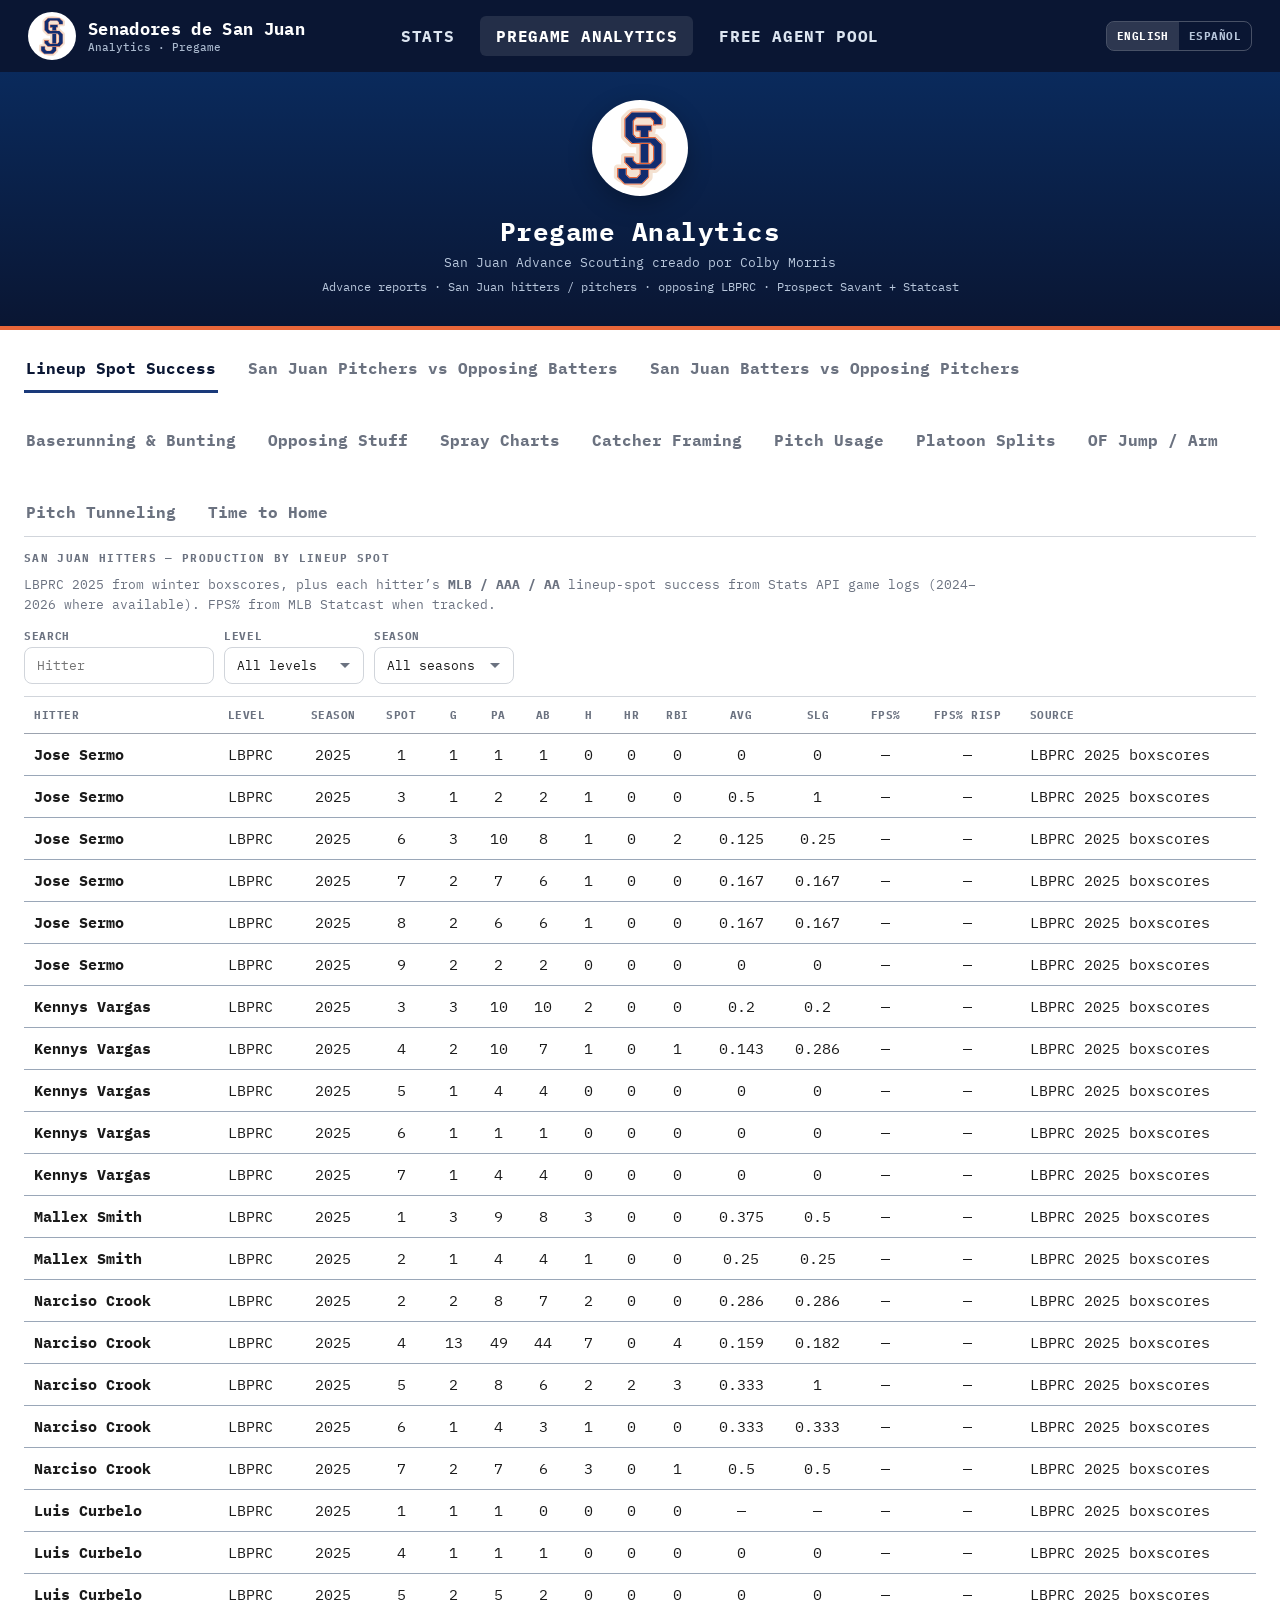
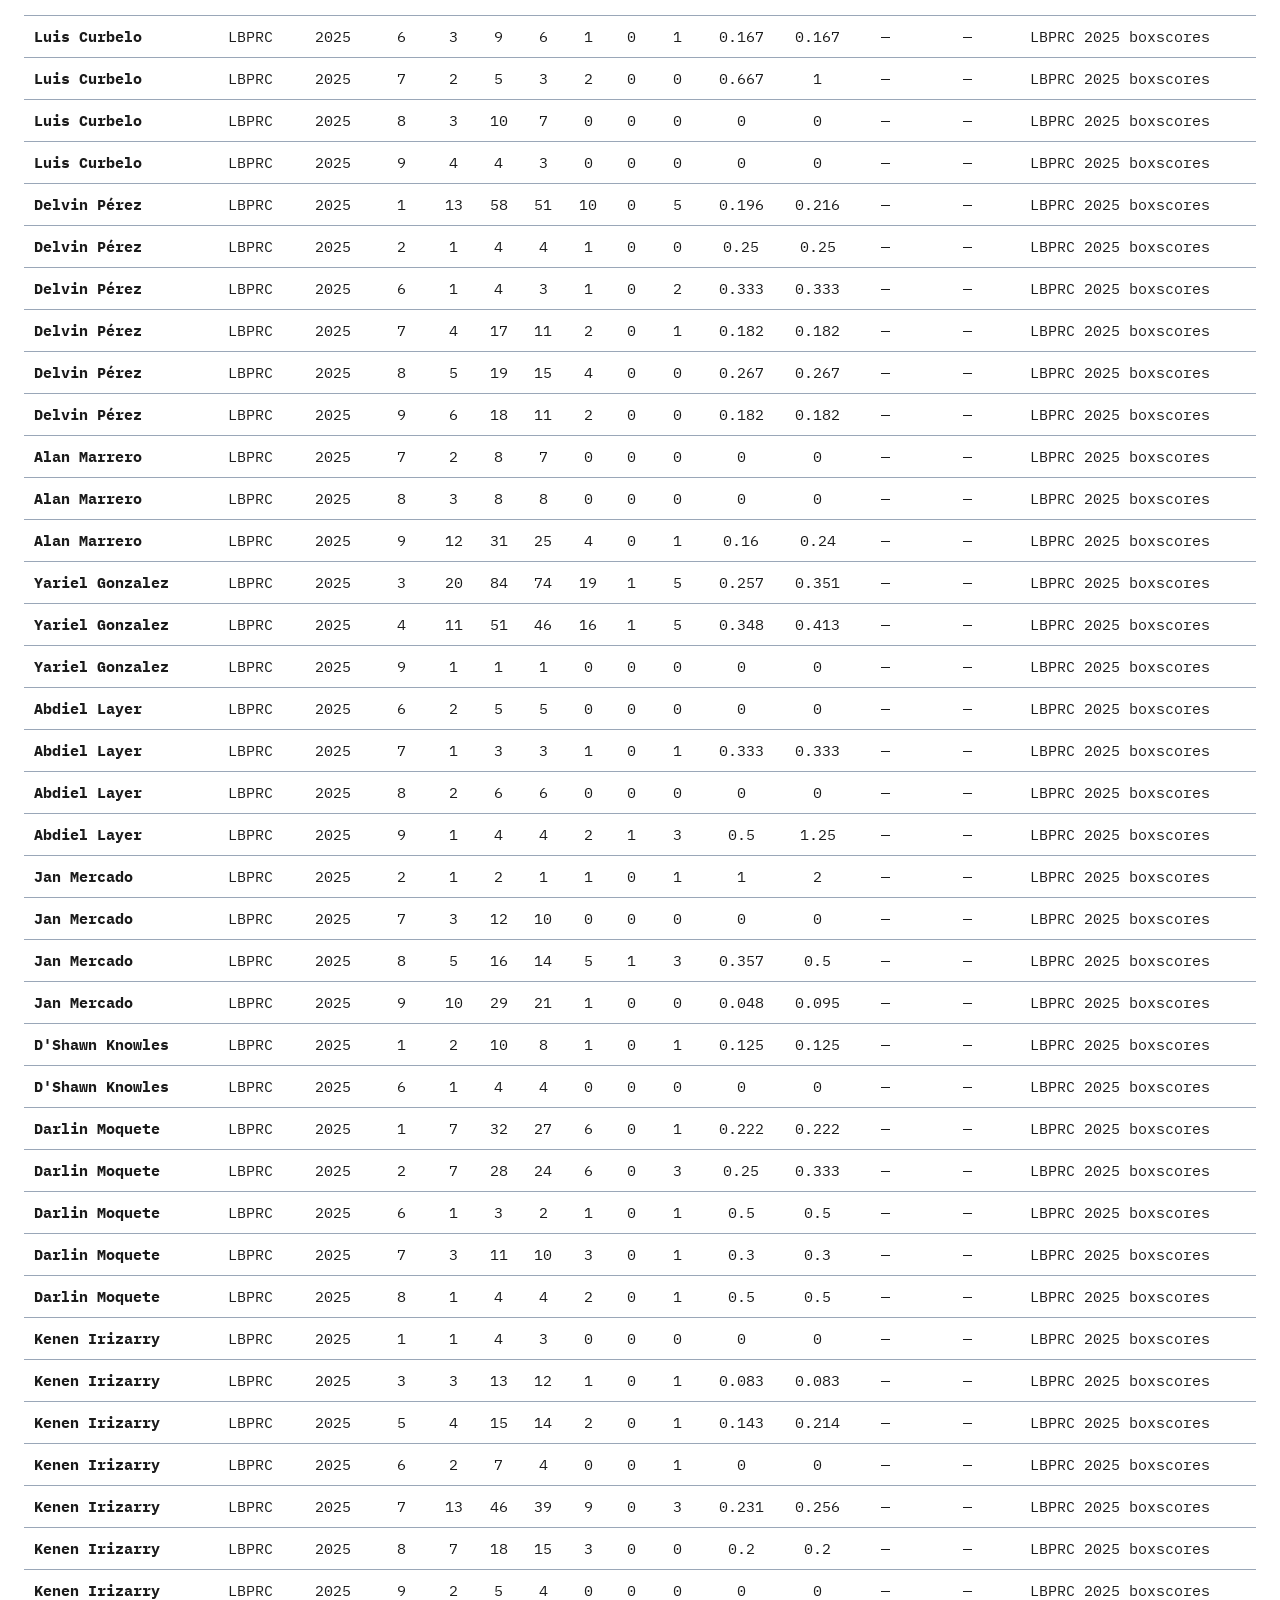
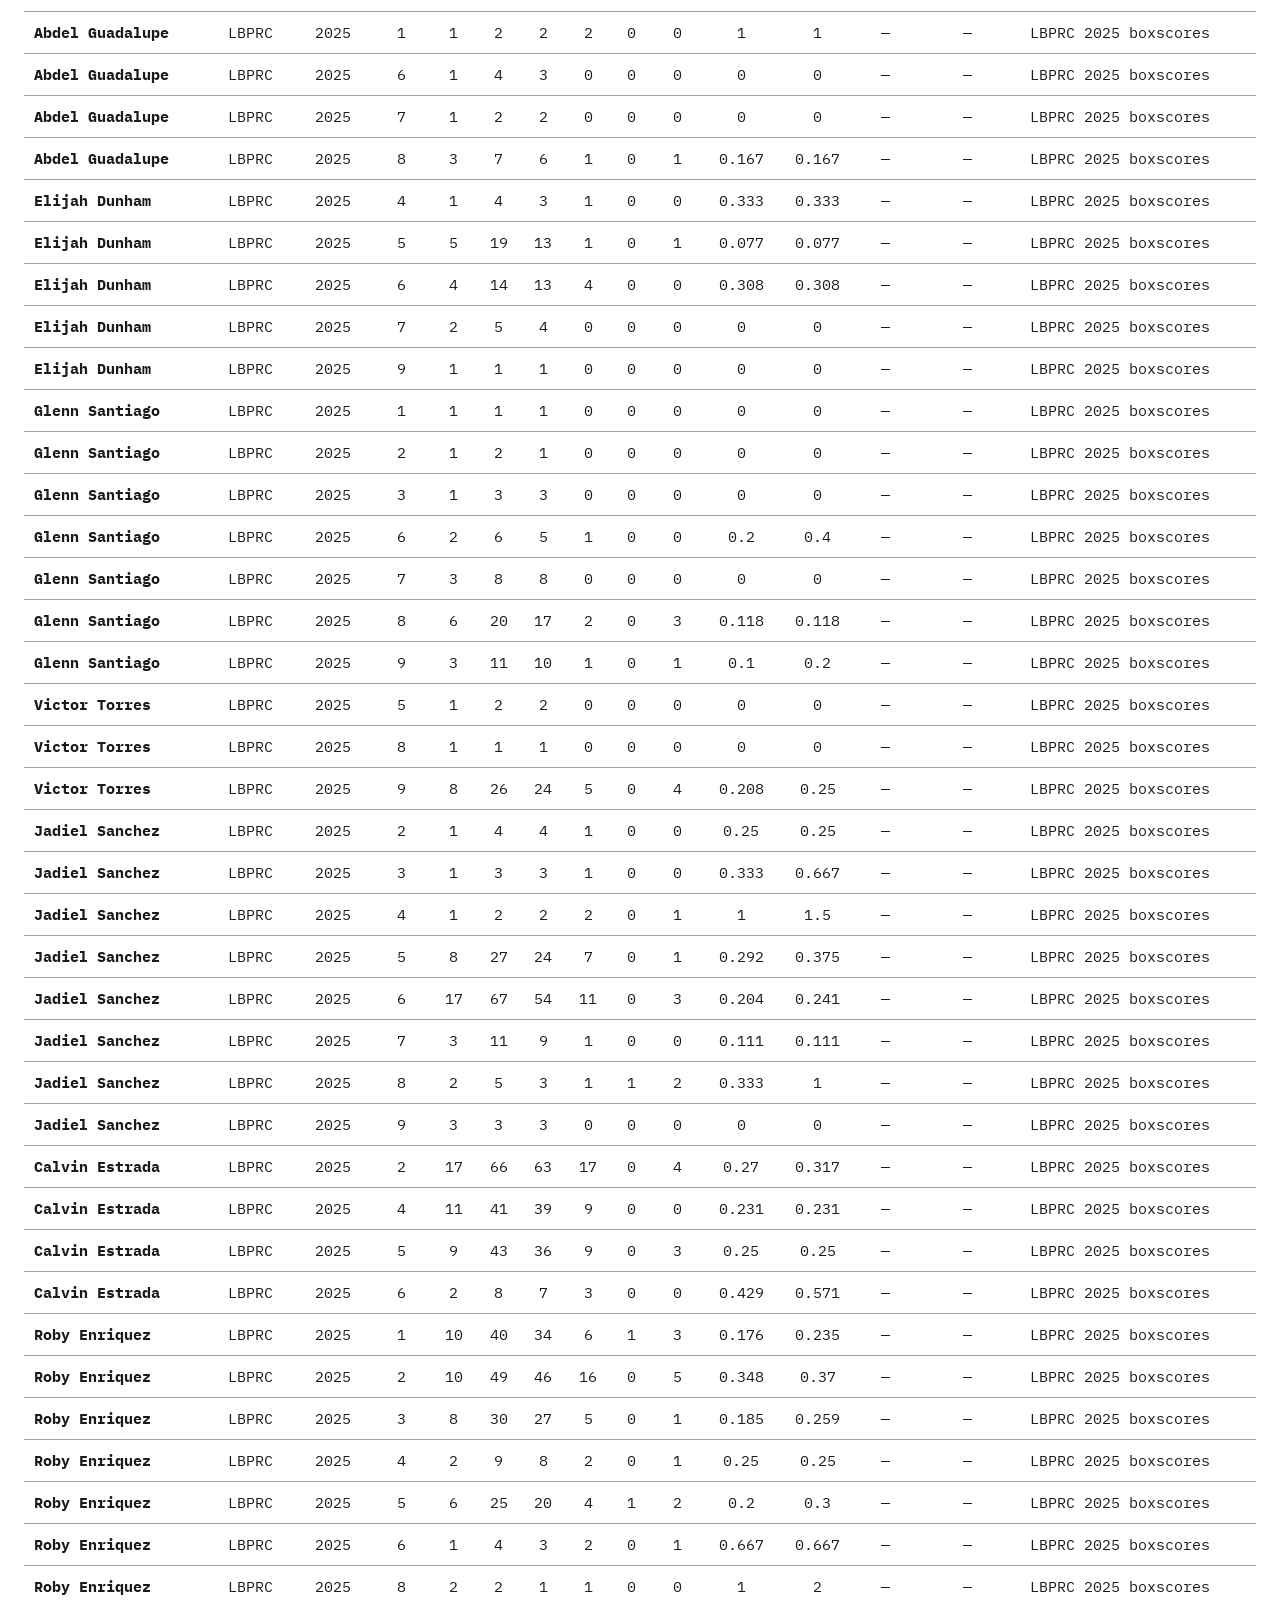
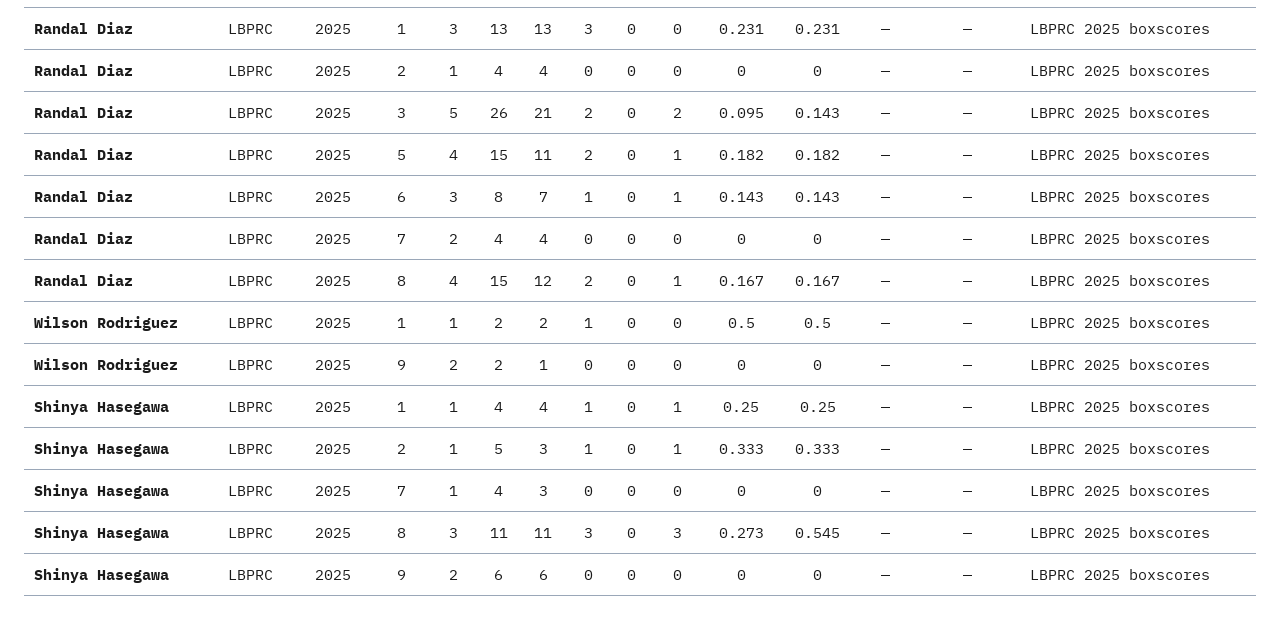
<file: pregame.html>
<!DOCTYPE html>
<html lang="en">
<head>
<meta charset="UTF-8">
<meta name="viewport" content="width=device-width, initial-scale=1.0">
<title>Pregame Analytics — Senadores de San Juan</title>
<link rel="icon" href="assets/sanjuan-logo.svg">
<link rel="preconnect" href="https://fonts.googleapis.com">
<link rel="preconnect" href="https://fonts.gstatic.com" crossorigin>
<link href="https://fonts.googleapis.com/css2?family=IBM+Plex+Mono:wght@400;500;600;700&display=swap" rel="stylesheet">
<link rel="stylesheet" href="shared.css?v=sju1">
</head>
<body>
<div class="topbar">
  <a class="brand" href="index.html">
    <img src="assets/sanjuan-logo.svg" alt="Senadores de San Juan">
    <div>
      <strong>Senadores de San Juan</strong>
      <span data-i18n="brandSubPregame">Analytics · Pregame</span>
    </div>
  </a>
  <nav class="top-links">
    <a href="index.html" data-i18n="navStats">Stats</a>
    <a class="active" href="pregame.html" data-i18n="navPregame">Pregame Analytics</a>
    <a href="free_agent_pool.html" data-i18n="navFA">Free Agent Pool</a>
  </nav>
  <div class="lang-toggle" aria-label="Language">
    <button type="button" data-lang="en" data-i18n="langEn" onclick="setLang('en')">English</button>
    <button type="button" data-lang="es" data-i18n="langEs" onclick="setLang('es')">Español</button>
  </div>
</div>

<header class="hero">
  <img src="assets/sanjuan-logo.svg" alt="Senadores de San Juan logo">
  <h1 data-i18n="heroPregame">Pregame Analytics</h1>
  <p data-i18n="tagline">San Juan Advance Scouting creado por Colby Morris</p>
  <p style="margin-top:8px;color:#b8c7dc;font-size:12px" data-i18n="heroPregameSub">Advance reports · San Juan hitters / pitchers · opposing LBPRC · Prospect Savant + Statcast</p>
</header>

<main class="page">
  <div class="tab-bar">
    <button class="tab active" data-tab="lineup" onclick="switchTab('lineup')" data-i18n="lineupTab">Lineup Spot Success</button>
    <button class="tab" data-tab="matchup" onclick="switchTab('matchup')" data-i18n="matchupTab">San Juan Pitchers vs Opposing Batters</button>
    <button class="tab" data-tab="hvp" onclick="switchTab('hvp')" data-i18n="hvpTab">San Juan Batters vs Opposing Pitchers</button>
    <button class="tab" data-tab="br" onclick="switchTab('br')" data-i18n="brTab">Baserunning &amp; Bunting</button>
    <button class="tab" data-tab="stuff" onclick="switchTab('stuff')" data-i18n="stuffTab">Opposing Stuff</button>
    <button class="tab" data-tab="spray" onclick="switchTab('spray')" data-i18n="sprayTab">Spray Charts</button>
    <button class="tab" data-tab="framing" onclick="switchTab('framing')" data-i18n="framingTab">Catcher Framing</button>
    <button class="tab" data-tab="usage" onclick="switchTab('usage')" data-i18n="usageTab">Pitch Usage</button>
    <button class="tab" data-tab="platoon" onclick="switchTab('platoon')" data-i18n="platoonTab">Platoon Splits</button>
    <button class="tab" data-tab="ofdef" onclick="switchTab('ofdef')" data-i18n="ofdefTab">OF Jump / Arm</button>
    <button class="tab" data-tab="tunnel" onclick="switchTab('tunnel')" data-i18n="tunnelTab">Pitch Tunneling</button>
    <button class="tab" data-tab="tth" onclick="switchTab('tth')" data-i18n="tthTab">Time to Home</button>
  </div>

  <div id="loading" class="loading">Loading pregame caches…</div>

  <div id="panel-lineup" class="panel active">
    <div class="section-label" data-i18n="lineupLabel">San Juan hitters — production by lineup spot</div>
    <div class="note" data-i18n-html="lineupNote">LBPRC 2025 from winter boxscores, plus each hitter’s <strong>MLB / AAA / AA</strong> lineup-spot success from Stats API game logs (2024–2026 where available). FPS% from MLB Statcast when tracked.</div>
    <div class="filters">
      <div class="filter-field"><label data-i18n="search">Search</label><input id="lineup-search" placeholder="Hitter" oninput="renderLineup()"></div>
      <div class="filter-field"><label data-i18n="level">Level</label>
        <select id="lineup-level" onchange="renderLineup()">
          <option value="all" selected>All levels</option>
          <option value="LBPRC">LBPRC</option>
          <option value="MLB">MLB</option>
          <option value="AAA">AAA</option>
          <option value="AA">AA</option>
        </select>
      </div>
      <div class="filter-field"><label data-i18n="season">Season</label>
        <select id="lineup-season" onchange="renderLineup()"><option value="all">All seasons</option></select>
      </div>
    </div>
    <div class="table-wrap">
      <table id="tbl-lineup"><thead><tr>
        <th onclick="sortTbl('tbl-lineup',0)">Hitter</th>
        <th onclick="sortTbl('tbl-lineup',1)">Level</th>
        <th class="num" onclick="sortTbl('tbl-lineup',2)">Season</th>
        <th class="num" onclick="sortTbl('tbl-lineup',3)">Spot</th>
        <th class="num" onclick="sortTbl('tbl-lineup',4)">G</th>
        <th class="num" onclick="sortTbl('tbl-lineup',5)">PA</th>
        <th class="num" onclick="sortTbl('tbl-lineup',6)">AB</th>
        <th class="num" onclick="sortTbl('tbl-lineup',7)">H</th>
        <th class="num" onclick="sortTbl('tbl-lineup',8)">HR</th>
        <th class="num" onclick="sortTbl('tbl-lineup',9)">RBI</th>
        <th class="num" onclick="sortTbl('tbl-lineup',10)">AVG</th>
        <th class="num" onclick="sortTbl('tbl-lineup',11)">SLG</th>
        <th class="num" onclick="sortTbl('tbl-lineup',12)">FPS%</th>
        <th class="num" onclick="sortTbl('tbl-lineup',13)">FPS% RISP</th>
        <th onclick="sortTbl('tbl-lineup',14)">Source</th>
      </tr></thead><tbody></tbody></table>
    </div>
  </div>

  <div id="panel-matchup" class="panel">
    <div class="section-label" data-i18n="matchupLabel">San Juan pitchers vs opposing LBPRC hitters</div>
    <div class="note" data-i18n-html="matchupNote">Built from LBPRC 2025 live play-by-play. Filter by opposing hitter’s LBPRC team. FPS% / FPS% RISP from MLB Statcast on the hitter (red = above pool avg, blue = below).</div>
    <div class="filters">
      <div class="filter-field"><label data-i18n="search">Search</label><input id="match-search" placeholder="Pitcher or hitter" oninput="renderMatchup()"></div>
      <div class="filter-field"><label data-i18n="lbprcTeam">LBPRC Team</label>
        <select id="match-team" onchange="renderMatchup()">
          <option value="all">All Teams</option>
          <option value="SAN">Cangrejeros de Santurce</option>
          <option value="CAG">Criollos de Caguas</option>
          <option value="CAR">Gigantes de Carolina</option>
          <option value="MAY">Indios de Mayagüez</option>
          <option value="PON">Leones de Ponce</option>
</select>
      </div>
      <div class="filter-field"><label data-i18n="minPA">Min PA</label>
        <select id="match-minpa" onchange="renderMatchup()">
          <option value="3">Min 3 PA</option>
          <option value="1">Min 1 PA</option>
          <option value="5">Min 5 PA</option>
        </select>
      </div>
    </div>
    <div class="table-wrap">
      <table id="tbl-match"><thead><tr>
        <th onclick="sortTbl('tbl-match',0)">Pitcher</th>
        <th onclick="sortTbl('tbl-match',1)">Hitter</th>
        <th onclick="sortTbl('tbl-match',2)">Team</th>
        <th class="num" onclick="sortTbl('tbl-match',3)">PA</th>
        <th class="num" onclick="sortTbl('tbl-match',4)">AB</th>
        <th class="num" onclick="sortTbl('tbl-match',5)">H</th>
        <th class="num" onclick="sortTbl('tbl-match',6)">HR</th>
        <th class="num" onclick="sortTbl('tbl-match',7)">BB</th>
        <th class="num" onclick="sortTbl('tbl-match',8)">SO</th>
        <th class="num" onclick="sortTbl('tbl-match',9)">AVG</th>
        <th class="num" onclick="sortTbl('tbl-match',10)">SLG</th>
        <th class="num" onclick="sortTbl('tbl-match',11)">FPS%</th>
        <th class="num" onclick="sortTbl('tbl-match',12)">FPS% RISP</th>
      </tr></thead><tbody></tbody></table>
    </div>
  </div>

  <div id="panel-hvp" class="panel">
    <div class="section-label" data-i18n="hvpLabel">San Juan hitters vs opposing LBPRC pitchers</div>
    <div class="note" data-i18n-html="hvpNote">Built from LBPRC 2025 live play-by-play. Filter by opposing pitcher’s LBPRC team. FPS% / FPS% RISP from MLB Statcast on the San Juan hitter (red = above pool avg, blue = below).</div>
    <div class="filters">
      <div class="filter-field"><label data-i18n="search">Search</label><input id="hvp-search" placeholder="Hitter or pitcher" oninput="renderHvp()"></div>
      <div class="filter-field"><label data-i18n="lbprcTeam">LBPRC Team</label>
        <select id="hvp-team" onchange="renderHvp()">
          <option value="all">All Teams</option>
          <option value="SAN">Cangrejeros de Santurce</option>
          <option value="CAG">Criollos de Caguas</option>
          <option value="CAR">Gigantes de Carolina</option>
          <option value="MAY">Indios de Mayagüez</option>
          <option value="PON">Leones de Ponce</option>
</select>
      </div>
      <div class="filter-field"><label data-i18n="minPA">Min PA</label>
        <select id="hvp-minpa" onchange="renderHvp()">
          <option value="3">Min 3 PA</option>
          <option value="1">Min 1 PA</option>
          <option value="5">Min 5 PA</option>
        </select>
      </div>
    </div>
    <div class="table-wrap">
      <table id="tbl-hvp"><thead><tr>
        <th onclick="sortTbl('tbl-hvp',0)">Hitter</th>
        <th onclick="sortTbl('tbl-hvp',1)">Pitcher</th>
        <th onclick="sortTbl('tbl-hvp',2)">Team</th>
        <th class="num" onclick="sortTbl('tbl-hvp',3)">PA</th>
        <th class="num" onclick="sortTbl('tbl-hvp',4)">AB</th>
        <th class="num" onclick="sortTbl('tbl-hvp',5)">H</th>
        <th class="num" onclick="sortTbl('tbl-hvp',6)">HR</th>
        <th class="num" onclick="sortTbl('tbl-hvp',7)">BB</th>
        <th class="num" onclick="sortTbl('tbl-hvp',8)">SO</th>
        <th class="num" onclick="sortTbl('tbl-hvp',9)">AVG</th>
        <th class="num" onclick="sortTbl('tbl-hvp',10)">SLG</th>
        <th class="num" onclick="sortTbl('tbl-hvp',11)">FPS%</th>
        <th class="num" onclick="sortTbl('tbl-hvp',12)">FPS% RISP</th>
      </tr></thead><tbody></tbody></table>
    </div>
  </div>

  <div id="panel-br" class="panel">
    <div class="section-label" data-i18n="brLabel">LBPRC hitters — baserunning &amp; bunting</div>
    <div class="note" data-i18n="brNote">Season SB/CS/sac bunts from MLB winter stats. Low-PA hitters may show Prospect Savant AAA fallback rates when available.</div>
    <div class="filters">
      <div class="filter-field"><label data-i18n="search">Search</label><input id="br-search" placeholder="Hitter / team" oninput="renderBR()"></div>
      <div class="filter-field"><label data-i18n="lbprcTeam">LBPRC Team</label>
        <select id="br-team" onchange="renderBR()">
          <option value="all">All Teams</option>
          <option value="SJU">Senadores de San Juan</option>
          <option value="SAN">Cangrejeros de Santurce</option>
          <option value="CAG">Criollos de Caguas</option>
          <option value="CAR">Gigantes de Carolina</option>
          <option value="MAY">Indios de Mayagüez</option>
          <option value="PON">Leones de Ponce</option>
</select>
      </div>
    </div>
    <div class="table-wrap">
      <table id="tbl-br"><thead><tr>
        <th onclick="sortTbl('tbl-br',0)">Hitter</th>
        <th onclick="sortTbl('tbl-br',1)">Team</th>
        <th class="num" onclick="sortTbl('tbl-br',2)">PA</th>
        <th class="num" onclick="sortTbl('tbl-br',3)">SB</th>
        <th class="num" onclick="sortTbl('tbl-br',4)">CS</th>
        <th class="num" onclick="sortTbl('tbl-br',5)">SB%</th>
        <th class="num" onclick="sortTbl('tbl-br',6)">Sac</th>
        <th class="num" onclick="sortTbl('tbl-br',7)">Sac/PA</th>
        <th onclick="sortTbl('tbl-br',8)">AAA fallback</th>
      </tr></thead><tbody></tbody></table>
    </div>
  </div>

  <div id="panel-stuff" class="panel">
    <div class="section-label" data-i18n="stuffLabel">Advance scouting — opposing pitcher Stuff+</div>
    <div class="note" data-i18n="stuffNote">AAA / MiLB tracking via Prospect Savant. MLB arms use PS when tracked; otherwise marked for Statcast stuff index.</div>
    <div class="legend-row" data-i18n-html="colorKeyGreenBlue">
      <span class="swatch"><span class="txt-good">● High</span> above avg / Stuff+ ≥ 105</span>
      <span class="swatch"><span class="txt-low">● Low</span> below avg / Stuff+ ≤ 90</span>
    </div>
    <div class="filters">
      <div class="filter-field"><label data-i18n="search">Search</label><input id="stuff-search" placeholder="Pitcher / team" oninput="renderStuff()"></div>
      <div class="filter-field"><label data-i18n="lbprcTeam">LBPRC Team</label>
        <select id="stuff-team" onchange="renderStuff()">
          <option value="all">All Teams</option>
        </select>
      </div>
    </div>
    <div class="table-wrap">
      <table id="tbl-stuff"><thead><tr>
        <th onclick="sortTbl('tbl-stuff',0)">Pitcher</th>
        <th onclick="sortTbl('tbl-stuff',1)">Team</th>
        <th class="num" onclick="sortTbl('tbl-stuff',2)">Stuff+</th>
        <th class="num" onclick="sortTbl('tbl-stuff',3)">Pitches</th>
        <th onclick="sortTbl('tbl-stuff',4)">Level</th>
        <th onclick="sortTbl('tbl-stuff',5)">Source</th>
        <th>Arsenal</th>
      </tr></thead><tbody></tbody></table>
    </div>
  </div>

  <div id="panel-spray" class="panel">
    <div class="section-label" data-i18n="sprayLabel">Spray charts — nobody on · RISP · 2 strikes</div>
    <div class="warn-box" id="spray-note">Loading spray availability note…</div>
    <div class="filters">
      <div class="filter-field"><label data-i18n="lbprcTeam">LBPRC Team</label>
        <select id="spray-team" onchange="onSprayTeamChange()">
          <option value="all">All Teams</option>
          <option value="SJU">Senadores de San Juan</option>
          <option value="SAN">Cangrejeros de Santurce</option>
          <option value="CAG">Criollos de Caguas</option>
          <option value="CAR">Gigantes de Carolina</option>
          <option value="MAY">Indios de Mayagüez</option>
          <option value="PON">Leones de Ponce</option>
</select>
      </div>
      <div class="filter-field"><label data-i18n="player">Player</label><select id="spray-player" onchange="renderSpray()"></select></div>
      <div class="filter-field"><label data-i18n="split">Split</label>
        <select id="spray-split" onchange="renderSpray()">
          <option value="nobody_on">Nobody on</option>
          <option value="risp">RISP</option>
          <option value="two_strikes">2 strikes</option>
        </select>
      </div>
    </div>
    <div id="spray-hit-legend" class="spray-hit-legend"></div>
    <div id="spray-mlb" class="spray-grid"></div>
    <div class="section-label" style="margin-top:20px" data-i18n="aaaProxyLabel">AAA directional proxy</div>
    <div class="legend-row" data-i18n-html="colorKeyGreenBlue">
      <span class="swatch"><span class="txt-good">● High</span> above pool avg</span>
      <span class="swatch"><span class="txt-low">● Low</span> below pool avg</span>
    </div>
    <div class="table-wrap">
      <table id="tbl-aaa-proxy"><thead><tr>
        <th>Hitter</th><th>Team</th><th>Level</th>
        <th class="num">Pull</th><th class="num">Pull Air</th><th class="num">Oppo Air</th><th>Note</th>
      </tr></thead><tbody></tbody></table>
    </div>
  </div>

  <div id="panel-framing" class="panel">
    <div class="coming-soon">
      <h3 data-i18n="framingTitle">Catcher framing / pop time</h3>
      <p data-i18n="framingBody">Opposing catchers: framing runs, exchange, CS% vs San Juan runners. Useful for SB green lights.</p>
      <div class="tagline-note" data-i18n="cachePending">Cache not built yet — tab is live so we can drop data in without another layout pass.</div>
    </div>
  </div>
  <div id="panel-usage" class="panel">
    <div class="section-label" data-i18n="usageLabel">Opposing pitchers — pitch usage</div>
    <div class="note" data-i18n="usageNote">KNCT-style arsenal movement. Pitcher perspective: RHP arm-side HB +, glove − (inverse for LHP). Hitter perspective = invert HB.</div>
    <div class="pov-bar" data-pov-bar>
      <strong data-i18n="povLabel">Perspective</strong>
      <div class="pov-toggle" role="group" aria-label="Movement perspective">
        <button type="button" data-pov="pitcher" onclick="setMovementPov('pitcher')">Pitcher perspective</button>
        <button type="button" data-pov="hitter" onclick="setMovementPov('hitter')">Hitter perspective (invert HB)</button>
      </div>
      <div class="pov-hint" id="usage-pov-hint"></div>
    </div>
    <div class="filters">
      <div class="filter-field"><label data-i18n="search">Search</label><input id="usage-search" placeholder="Pitcher / team" oninput="fillArsenalSelects('usage')"></div>
      <div class="filter-field"><label data-i18n="lbprcTeam">LBPRC Team</label>
        <select id="usage-team" onchange="fillArsenalSelects('usage')">
          <option value="all">All Teams</option>
        </select>
      </div>
      <div class="filter-field"><label data-i18n="player">Pitcher</label><select id="usage-player" onchange="renderUsage()"></select></div>
    </div>
    <div id="usage-view"></div>
  </div>
  <div id="panel-platoon" class="panel">
    <div class="section-label" data-i18n="platoonLabel">Opposing pitchers — platoon shape</div>
    <div class="note" data-i18n="platoonNote">Arsenal IVB/HB vs RHB and vs LHB from MLB Statcast when tracked. Perspective toggles Pitcher vs Hitter (HB inverted).</div>
    <div class="pov-bar" data-pov-bar>
      <strong data-i18n="povLabel">Perspective</strong>
      <div class="pov-toggle" role="group" aria-label="Movement perspective">
        <button type="button" data-pov="pitcher" onclick="setMovementPov('pitcher')">Pitcher perspective</button>
        <button type="button" data-pov="hitter" onclick="setMovementPov('hitter')">Hitter perspective (invert HB)</button>
      </div>
      <div class="pov-hint" id="platoon-pov-hint"></div>
    </div>
    <div class="filters">
      <div class="filter-field"><label data-i18n="search">Search</label><input id="platoon-search" placeholder="Pitcher / team" oninput="fillArsenalSelects('platoon')"></div>
      <div class="filter-field"><label data-i18n="lbprcTeam">LBPRC Team</label>
        <select id="platoon-team" onchange="fillArsenalSelects('platoon')">
          <option value="all">All Teams</option>
        </select>
      </div>
      <div class="filter-field"><label data-i18n="player">Pitcher</label><select id="platoon-player" onchange="renderPlatoon()"></select></div>
    </div>
    <div id="platoon-view"></div>
  </div>
  <div id="panel-ofdef" class="panel">
    <div class="needs-video">
      <h3 data-i18n="ofdefTitle">Outfield jump / arm grades</h3>
      <p data-i18n="ofdefBody">Advance OF defense: jump, route, arm strength for extra-base decisions.</p>
      <div class="tagline-note" data-i18n="needsVideo">Needs to be built with video from BATS / Synergy.</div>
    </div>
  </div>
  <div id="panel-tunnel" class="panel">
    <div class="section-label" data-i18n="tunnelLabel">Opposing pitchers — pitch tunneling / shape</div>
    <div class="note" data-i18n="tunnelNote">Tunnel rays on the arsenal plot. Pitcher perspective: RHP arm-side HB +, glove − (inverse for LHP). Hitter = invert HB.</div>
    <div class="pov-bar" data-pov-bar>
      <strong data-i18n="povLabel">Perspective</strong>
      <div class="pov-toggle" role="group" aria-label="Movement perspective">
        <button type="button" data-pov="pitcher" onclick="setMovementPov('pitcher')">Pitcher perspective</button>
        <button type="button" data-pov="hitter" onclick="setMovementPov('hitter')">Hitter perspective (invert HB)</button>
      </div>
      <div class="pov-hint" id="tunnel-pov-hint"></div>
    </div>
    <div class="filters">
      <div class="filter-field"><label data-i18n="search">Search</label><input id="tunnel-search" placeholder="Pitcher / team" oninput="fillArsenalSelects('tunnel')"></div>
      <div class="filter-field"><label data-i18n="lbprcTeam">LBPRC Team</label>
        <select id="tunnel-team" onchange="fillArsenalSelects('tunnel')">
          <option value="all">All Teams</option>
        </select>
      </div>
      <div class="filter-field"><label data-i18n="player">Pitcher</label><select id="tunnel-player" onchange="renderTunnel()"></select></div>
    </div>
    <div id="tunnel-view"></div>
  </div>
  <div id="panel-tth" class="panel">
    <div class="needs-video">
      <h3 data-i18n="tthTitle">Time to home / WP/PB</h3>
      <p data-i18n="tthBody">Stolen base windows vs catcher + pitcher — time-to-home, wild pitch / passed ball rates.</p>
      <div class="tagline-note" data-i18n="needsVideo">Needs to be built with video from BATS / Synergy.</div>
    </div>
  </div>
</main>
<script src="i18n.js?v=sju1"></script>
<script>
let CACHE = {}, FPS = {}, sortState = {}, FPS_AVG = { fps: 0.28, fpsRisp: 0.28 };
const pct = v => v == null ? '—' : (v*100).toFixed(1)+'%';
const ASSET_V = 'sju4';

function fpsFor(pid) {
  const row = FPS[String(pid)];
  if (!row?.seasons) return { fps: null, fpsRisp: null };
  for (const y of ['2025','2026']) {
    if (row.seasons[y]?.fps_pct != null) {
      return { fps: row.seasons[y].fps_pct, fpsRisp: row.seasons[y].fps_risp_pct };
    }
  }
  return { fps: null, fpsRisp: null };
}
function computeFpsAvgs() {
  const fpsVals = [], rispVals = [];
  Object.values(FPS || {}).forEach(row => {
    const seasons = row.seasons || {};
    for (const y of ['2025','2026']) {
      if (seasons[y]?.fps_pct != null) fpsVals.push(seasons[y].fps_pct);
      if (seasons[y]?.fps_risp_pct != null) rispVals.push(seasons[y].fps_risp_pct);
    }
  });
  if (fpsVals.length) FPS_AVG.fps = fpsVals.reduce((a,b)=>a+b,0) / fpsVals.length;
  if (rispVals.length) FPS_AVG.fpsRisp = rispVals.reduce((a,b)=>a+b,0) / rispVals.length;
}
/** High = red, low = blue (vs pool/normal avg) */
function fpsClass(val, avg) {
  if (val == null || avg == null) return '';
  if (val > avg) return 'high';
  if (val < avg) return 'low';
  return '';
}
/** Above avg = green, below = blue */
function relClass(val, avg) {
  if (val == null || avg == null) return '';
  if (val > avg) return 'good';
  if (val < avg) return 'low';
  return '';
}
function stuffClass(v) {
  if (v == null) return '';
  if (v >= 105) return 'good';
  if (v <= 90) return 'low';
  return '';
}
function switchTab(name){
  document.querySelectorAll('.tab').forEach(t=>t.classList.toggle('active', t.dataset.tab===name));
  document.querySelectorAll('.panel').forEach(p=>p.classList.toggle('active', p.id===`panel-${name}`));
  if(name==='spray') renderSpray();
  if(name==='usage') renderUsage();
  if(name==='platoon') renderPlatoon();
  if(name==='tunnel') renderTunnel();
}

const PITCH_COLORS = {
  FF:'#e11d48', FA:'#e11d48', SI:'#f97316', FT:'#ea580c', FC:'#a855f7',
  SL:'#2563eb', ST:'#1d4ed8', CU:'#0ea5e9', KC:'#0284c7', CH:'#16a34a',
  FS:'#15803d', FO:'#65a30d', SC:'#ca8a04', KN:'#78716c', EP:'#a8a29e',
  SV:'#7c3aed', CS:'#0891b2'
};

function arsenalPitchers() {
  return (CACHE.arsenals && CACHE.arsenals.pitchers) || [];
}
function filterArsenalList(q, team) {
  const qq = (q||'').toLowerCase();
  return arsenalPitchers().filter(r=>{
    if(team && team!=='all' && r.team!==team) return false;
    if(qq && !`${r.name} ${r.team}`.toLowerCase().includes(qq)) return false;
    return (r.arsenal||[]).length > 0;
  });
}
function fillArsenalTeamSelects() {
  const teams=[...new Set(arsenalPitchers().map(r=>r.team).filter(Boolean))].sort();
  ['usage-team','platoon-team','tunnel-team'].forEach(id=>{
    const sel=document.getElementById(id);
    if(!sel) return;
    const cur=sel.value||'all';
    sel.innerHTML = '<option value="all">All Teams</option>' + teams.map(t=>`<option value="${t}">${t}</option>`).join('');
    sel.value = teams.includes(cur) || cur==='all' ? cur : 'all';
  });
}
function fillArsenalSelects(kind) {
  const configs={
    usage:['usage-search','usage-team','usage-player', renderUsage],
    platoon:['platoon-search','platoon-team','platoon-player', renderPlatoon],
    tunnel:['tunnel-search','tunnel-team','tunnel-player', renderTunnel],
  };
  const keys = kind ? [kind] : Object.keys(configs);
  keys.forEach(k=>{
    const [searchId, teamId, playerId, renderFn]=configs[k];
    const q=document.getElementById(searchId)?.value||'';
    const team=document.getElementById(teamId)?.value||'all';
    const sel=document.getElementById(playerId);
    if(!sel) return;
    const prev=sel.value;
    const rows=filterArsenalList(q, team);
    sel.innerHTML = rows.map(r=>`<option value="${r.player_id}">${r.name}${r.throws?' ('+r.throws+'HP)':''} · ${r.team||''}</option>`).join('')
      || '<option value="">—</option>';
    if([...sel.options].some(o=>o.value===prev)) sel.value=prev;
    renderFn();
  });
}
function getArsenalPitcher(selId) {
  const id=Number(document.getElementById(selId)?.value||0);
  return arsenalPitchers().find(r=>Number(r.player_id)===id) || null;
}
/** Pitcher-view HB number: RHP arm-side +, glove − (inverse for LHP). */
let MOVEMENT_POV = localStorage.getItem('licey_movement_pov') === 'hitter' ? 'hitter' : 'pitcher';
function syncPovSelects() {
  document.querySelectorAll('.pov-toggle button[data-pov]').forEach(btn=>{
    btn.classList.toggle('active', btn.dataset.pov === MOVEMENT_POV);
    const key = btn.dataset.pov === 'hitter' ? 'povHitter' : 'povPitcher';
    if (typeof t === 'function') btn.textContent = t(key);
  });
  const hint = MOVEMENT_POV === 'hitter'
    ? 'Active: Hitter POV — HB inverted; RHP arm-side appears viewer-left.'
    : 'Active: Pitcher POV — RHP arm-side HB + (viewer-right); glove − (inverse for LHP).';
  ['usage-pov-hint','platoon-pov-hint','tunnel-pov-hint'].forEach(id=>{
    const el=document.getElementById(id);
    if(el) el.textContent = hint;
  });
}
function setMovementPov(v) {
  MOVEMENT_POV = v === 'hitter' ? 'hitter' : 'pitcher';
  localStorage.setItem('licey_movement_pov', MOVEMENT_POV);
  syncPovSelects();
  renderUsage(); renderPlatoon(); renderTunnel();
}
function pitcherHb(p) {
  if (p.hb_pitcher != null && Number.isFinite(Number(p.hb_pitcher))) return Number(p.hb_pitcher);
  if (p.hb_hitter != null && Number.isFinite(Number(p.hb_hitter))) return -Number(p.hb_hitter);
  return null;
}
/** Signed HB for tables/labels in the active POV. */
function hbForPov(p, view=MOVEMENT_POV) {
  const hb = pitcherHb(p);
  if (hb == null) return null;
  return view === 'hitter' ? -hb : hb;
}
/**
 * Plot X placement (KNCT-style): positive pitcher-HB (RHP arm-side) sits viewer-RIGHT.
 * Plot uses negated pitcher-HB; hitter POV flips that.
 */
function plotHb(p, view=MOVEMENT_POV) {
  const hb = pitcherHb(p);
  if (hb == null) return null;
  return view === 'pitcher' ? -hb : hb;
}
function povLabel() {
  if (typeof t === 'function') {
    return MOVEMENT_POV === 'hitter' ? t('povHitter') : t('povPitcher');
  }
  return MOVEMENT_POV === 'hitter'
    ? 'Hitter perspective (invert HB)'
    : 'Pitcher perspective';
}
function movementSvg(pitches, {tunnel=false, view=MOVEMENT_POV}={}) {
  const pts=(pitches||[]).map(p=>{
    const place=plotHb(p, view);
    const label=hbForPov(p, view);
    if(place==null || p.ivb==null) return null;
    return { type:p.type, x:place, z:Number(p.ivb), color:PITCH_COLORS[p.type]||'#94a3b8', hb:label };
  }).filter(Boolean);
  const W=320,H=340,P=28,pW=W-P*2,pH=H-P*2-16,R=22;
  const cx=v=>P+((-v+R)/(R*2))*pW;
  const cy=v=>P+((-v+R)/(R*2))*pH;
  const axis = view === 'hitter' ? 'HB hitter POV (in) →' : 'HB pitcher POV (in) →';
  let s=`<svg class="plot" viewBox="0 0 ${W} ${H}" xmlns="http://www.w3.org/2000/svg">`;
  s+=`<rect width="${W}" height="${H}" fill="#14141f" rx="6"/>`;
  s+=`<text x="${W/2}" y="16" text-anchor="middle" font-size="10" fill="#f8fafc" font-family="IBM Plex Mono,monospace" font-weight="700">${view === 'hitter' ? 'HITTER POV' : 'PITCHER POV'}</text>`;
  for(let v=-20;v<=20;v+=5){
    const lx=cx(v), ly=cy(v), c=v===0?'#3a3a5c':'#1c1c2c', w=v===0?1:0.5;
    s+=`<line x1="${lx}" y1="${P}" x2="${lx}" y2="${P+pH}" stroke="${c}" stroke-width="${w}"/>`;
    s+=`<line x1="${P}" y1="${ly}" x2="${P+pW}" y2="${ly}" stroke="${c}" stroke-width="${w}"/>`;
    // Axis tick labels follow POV-signed HB (pitcher: arm-side + on viewer-right)
    const tickLabel = view === 'pitcher' ? -v : v;
    s+=`<text x="${lx}" y="${P+pH+12}" text-anchor="middle" font-size="7.5" fill="#94a3b8" font-family="IBM Plex Mono,monospace">${tickLabel}</text>`;
    s+=`<text x="${P-5}" y="${ly+3}" text-anchor="end" font-size="7.5" fill="#94a3b8" font-family="IBM Plex Mono,monospace">${v}</text>`;
  }
  if(tunnel){
    pts.forEach(p=>{
      s+=`<line x1="${cx(0)}" y1="${cy(0)}" x2="${cx(p.x)}" y2="${cy(p.z)}" stroke="${p.color}" stroke-width="1.2" opacity=".45"/>`;
    });
  }
  pts.forEach(p=>{
    const px=cx(p.x), pz=cy(p.z);
    const anc=p.x<0?'start':'end';
    const lx2=px+(p.x<0?10:-10);
    s+=`<circle cx="${px}" cy="${pz}" r="7" fill="${p.color}" opacity=".92" stroke="#0f172a" stroke-width="1.5"/>`;
    s+=`<text x="${lx2}" y="${pz+3}" font-size="8.5" fill="${p.color}" font-family="IBM Plex Mono,monospace" font-weight="700" text-anchor="${anc}">${p.type} ${p.hb>=0?'+':''}${p.hb.toFixed(1)}</text>`;
  });
  s+=`<text x="${P+pW/2}" y="${H-6}" text-anchor="middle" font-size="7" fill="#64748b" font-family="IBM Plex Mono,monospace">${axis}</text>`;
  s+=`<text x="9" y="${P+pH/2}" text-anchor="middle" font-size="7" fill="#64748b" font-family="IBM Plex Mono,monospace" transform="rotate(-90 9 ${P+pH/2})">↑ IVB (in)</text>`;
  return s+'</svg>';
}
function usagePieSvg(slices) {
  const cleaned=(slices||[]).map(s=>({pitch:s.type||s.pitch, value:Number(s.usage)||0, color:PITCH_COLORS[s.type||s.pitch]||'#94a3b8'}))
    .filter(s=>s.value>0);
  let total=cleaned.reduce((a,b)=>a+b.value,0) || 1;
  const r=28,cx=32,cy=32; let angle=-Math.PI/2;
  let svg='<svg width="64" height="64" viewBox="0 0 64 64">';
  cleaned.forEach(s=>{
    const frac=s.value/total, sweep=frac*Math.PI*2;
    const x1=cx+r*Math.cos(angle), y1=cy+r*Math.sin(angle);
    angle+=sweep;
    const x2=cx+r*Math.cos(angle), y2=cy+r*Math.sin(angle);
    const large=sweep>Math.PI?1:0;
    svg+=`<path d="M${cx} ${cy} L${x1} ${y1} A${r} ${r} 0 ${large} 1 ${x2} ${y2} Z" fill="${s.color}"/>`;
  });
  return svg+'</svg>';
}
function arsenalTableHtml(pitches, view=MOVEMENT_POV) {
  const rows=(pitches||[]).map(p=>{
    const hb=hbForPov(p, view);
    return `<tr>
    <td class="player-name" style="color:${PITCH_COLORS[p.type]||'#111'}">${p.type}</td>
    <td>${p.name||p.type}</td>
    <td class="num">${p.velo??'—'}</td>
    <td class="num">${p.spin??'—'}</td>
    <td class="num">${p.ivb??'—'}</td>
    <td class="num">${hb!=null?hb.toFixed(1):'—'}</td>
    <td class="num">${p.usage!=null?p.usage+'%':'—'}</td>
    <td class="num">${p.pitches??'—'}</td>
    <td class="num">${p.ps_stuff??'—'}</td>
  </tr>`;
  }).join('') || '<tr><td colspan="9">No arsenal rows</td></tr>';
  return `<div class="table-wrap"><table><thead><tr>
    <th>Type</th><th>Pitch</th><th class="num">Velo</th><th class="num">Spin</th>
    <th class="num">IVB″</th><th class="num">HB″</th><th class="num">Use</th><th class="num">#</th><th class="num">Stuff+</th>
  </tr></thead><tbody>${rows}</tbody></table></div>`;
}
function tunnelPairsHtml(pitches, view=MOVEMENT_POV) {
  const pts=(pitches||[]).map(p=>{
    const hb=hbForPov(p, view);
    if(hb==null || p.ivb==null) return null;
    return {...p, _hb:hb, _ivb:Number(p.ivb)};
  }).filter(Boolean);
  const fb=pts.find(p=>['FF','FA','SI','FT'].includes(p.type)) || pts[0];
  if(!fb) return '';
  const others=pts.filter(p=>p!==fb).slice(0,6);
  const rows=others.map(p=>{
    const d=Math.hypot(p._hb-fb._hb, p._ivb-fb._ivb);
    return `<tr><td>${fb.type} → ${p.type}</td><td class="num">${d.toFixed(1)}″</td></tr>`;
  }).join('');
  return `<div class="section-label" style="margin-top:12px">Tunnel separation from ${fb.type}</div>
    <div class="table-wrap"><table><thead><tr><th>Pair</th><th class="num">Δ movement</th></tr></thead><tbody>${rows||'<tr><td colspan="2">—</td></tr>'}</tbody></table></div>`;
}
function pitcherMeta(p) {
  if(!p) return '<div class="empty">Select a pitcher with arsenal data.</div>';
  const src=[p.ps_source && `${p.ps_source} ${p.ps_season||''}`, p.statcast_source && `${p.statcast_source} ${(p.statcast_seasons||[]).join('/')}`]
    .filter(Boolean).join(' · ') || '—';
  return `<div class="arsenal-plot-card">
    <h3>${p.name}${p.throws?' · '+p.throws+'HP':''}${p.team?' · '+p.team:''}</h3>
    <div class="sub">${povLabel()} · Stuff+ ${p.stuff_plus??'—'} · ${src}</div>
    ${movementSvg(p.arsenal)}
  </div>`;
}
function renderUsage(){
  syncPovSelects();
  const p=getArsenalPitcher('usage-player');
  const el=document.getElementById('usage-view');
  if(!p){ el.innerHTML='<div class="empty">No opposing pitcher arsenal loaded.</div>'; return; }
  const buckets=(CACHE.arsenals?.count_buckets)||['0-0','0-2','1-2','2-2','3-2'];
  const by=p.usage_by_count||{};
  const hasCounts=Object.keys(by).length>0;
  const pieHtml = buckets.map(ck=>{
    const slices=by[ck];
    if(slices&&slices.length) return `<div class="usage-pie-cell">${usagePieSvg(slices)}<strong>${ck}</strong></div>`;
    return `<div class="usage-pie-cell">${usagePieSvg(p.arsenal)}<strong>${ck}</strong><div style="font-size:10px;color:#6b7280">${hasCounts?'n&lt;8':'overall*'}</div></div>`;
  }).join('');
  el.innerHTML=`<div class="arsenal-layout">
    ${pitcherMeta(p)}
    <div class="arsenal-side">
      <div class="section-label">Pitch usage by count</div>
      ${hasCounts?'':'<div class="note">Count splits pending Statcast tracking — showing overall mix in each bucket for now.</div>'}
      <div class="usage-pie-grid">${pieHtml}</div>
      ${arsenalTableHtml(p.arsenal)}
    </div>
  </div>`;
}
function renderPlatoon(){
  syncPovSelects();
  const p=getArsenalPitcher('platoon-player');
  const el=document.getElementById('platoon-view');
  if(!p){ el.innerHTML='<div class="empty">No opposing pitcher arsenal loaded.</div>'; return; }
  const pl=p.platoon||{};
  const vsR=pl.vs_RHB||[];
  const vsL=pl.vs_LHB||[];
  if(!vsR.length && !vsL.length){
    el.innerHTML=`<div class="arsenal-layout">
      ${pitcherMeta(p)}
      <div class="arsenal-side">
        <div class="note">Platoon Statcast splits not tracked yet for this arm — overall arsenal below.</div>
        ${arsenalTableHtml(p.arsenal)}
      </div>
    </div>`;
    return;
  }
  el.innerHTML=`<div class="platoon-grid">
    <div class="arsenal-plot-card">
      <h3>vs RHB</h3>
      <div class="sub">${povLabel()}</div>
      ${movementSvg(vsR.length?vsR:p.arsenal)}
      ${arsenalTableHtml(vsR.length?vsR:p.arsenal)}
    </div>
    <div class="arsenal-plot-card">
      <h3>vs LHB</h3>
      <div class="sub">${povLabel()}</div>
      ${movementSvg(vsL.length?vsL:p.arsenal)}
      ${arsenalTableHtml(vsL.length?vsL:p.arsenal)}
    </div>
  </div>`;
}
function renderTunnel(){
  syncPovSelects();
  const p=getArsenalPitcher('tunnel-player');
  const el=document.getElementById('tunnel-view');
  if(!p){ el.innerHTML='<div class="empty">No opposing pitcher arsenal loaded.</div>'; return; }
  el.innerHTML=`<div class="arsenal-layout">
    <div class="arsenal-plot-card">
      <h3>${p.name}${p.throws?' · '+p.throws+'HP':''}${p.team?' · '+p.team:''}</h3>
      <div class="sub"><strong>${povLabel()}</strong> · tunnel rays from (0,0)</div>
      ${movementSvg(p.arsenal,{tunnel:true})}
    </div>
    <div class="arsenal-side">
      ${arsenalTableHtml(p.arsenal)}
      ${tunnelPairsHtml(p.arsenal)}
    </div>
  </div>`;
}

function sortTbl(id,col){
  const key=id+col; sortState[key]=!sortState[key]; const asc=sortState[key];
  const tb=document.querySelector('#'+id+' tbody');
  const rows=[...tb.rows].sort((a,b)=>{
    const av=a.cells[col].textContent.replace('%','').trim();
    const bv=b.cells[col].textContent.replace('%','').trim();
    const an=parseFloat(av), bn=parseFloat(bv);
    if(!isNaN(an)&&!isNaN(bn)) return asc?an-bn:bn-an;
    return asc?av.localeCompare(bv):bv.localeCompare(av);
  });
  document.querySelectorAll('#'+id+' thead th').forEach((th,i)=>th.classList.toggle('sorted',i===col));
  rows.forEach(r=>tb.appendChild(r));
}
function renderLineup(){
  const q=(document.getElementById('lineup-search').value||'').toLowerCase();
  const level=document.getElementById('lineup-level').value;
  const season=document.getElementById('lineup-season').value;
  const rows=(CACHE.lineup||[]).filter(r=>{
    if(q && !(r.name||'').toLowerCase().includes(q)) return false;
    if(level!=='all' && (r.level||'LBPRC')!==level) return false;
    if(season!=='all' && String(r.season||'')!==String(season)) return false;
    return true;
  });
  document.querySelector('#tbl-lineup tbody').innerHTML = rows.map(r=>{
    const f=fpsFor(r.player_id);
    return `<tr>
    <td class="player-name">${r.name}</td>
    <td>${r.level||'LBPRC'}</td>
    <td class="num">${r.season||'—'}</td>
    <td class="num">${r.lineup_spot}</td>
    <td class="num">${r.games}</td><td class="num">${r.PA}</td><td class="num">${r.AB}</td>
    <td class="num">${r.H}</td><td class="num">${r.HR}</td><td class="num">${r.RBI}</td>
    <td class="num">${r.AVG??'—'}</td><td class="num">${r.SLG??'—'}</td>
    <td class="num ${fpsClass(f.fps, FPS_AVG.fps)}">${pct(f.fps)}</td>
    <td class="num ${fpsClass(f.fpsRisp, FPS_AVG.fpsRisp)}">${pct(f.fpsRisp)}</td>
    <td>${r.source||''}</td></tr>`;
  }).join('');
}
function fillLineupSeasons(){
  const seasons=[...new Set((CACHE.lineup||[]).map(r=>r.season).filter(Boolean))].sort((a,b)=>b-a);
  const sel=document.getElementById('lineup-season');
  sel.innerHTML = '<option value="all">All seasons</option>' + seasons.map(s=>`<option value="${s}">${s}</option>`).join('');
}
function renderMatchup(){
  const q=(document.getElementById('match-search').value||'').toLowerCase();
  const team=document.getElementById('match-team').value;
  const minPA=Number(document.getElementById('match-minpa').value||3);
  const rows=(CACHE.matchup||[]).filter(r=>{
    if(r.PA<minPA) return false;
    if(team!=='all' && r.hitter_team!==team) return false;
    if(q && !`${r.pitcher_name} ${r.hitter_name}`.toLowerCase().includes(q)) return false;
    return true;
  });
  document.querySelector('#tbl-match tbody').innerHTML = rows.map(r=>{
    const f=fpsFor(r.hitter_id);
    return `<tr>
    <td class="player-name">${r.pitcher_name}</td><td>${r.hitter_name}</td>
    <td class="team-cell">${r.hitter_team||'—'}</td>
    <td class="num">${r.PA}</td><td class="num">${r.AB}</td><td class="num">${r.H}</td>
    <td class="num">${r.HR}</td><td class="num">${r.BB}</td><td class="num">${r.SO}</td>
    <td class="num">${r.AVG??'—'}</td><td class="num">${r.SLG??'—'}</td>
    <td class="num ${fpsClass(f.fps, FPS_AVG.fps)}">${pct(f.fps)}</td>
    <td class="num ${fpsClass(f.fpsRisp, FPS_AVG.fpsRisp)}">${pct(f.fpsRisp)}</td>
  </tr>`;
  }).join('');
}
function renderHvp(){
  const q=(document.getElementById('hvp-search').value||'').toLowerCase();
  const team=document.getElementById('hvp-team').value;
  const minPA=Number(document.getElementById('hvp-minpa').value||3);
  const rows=(CACHE.hvp||[]).filter(r=>{
    if(r.PA<minPA) return false;
    if(team!=='all' && r.pitcher_team!==team) return false;
    if(q && !`${r.hitter_name} ${r.pitcher_name}`.toLowerCase().includes(q)) return false;
    return true;
  });
  document.querySelector('#tbl-hvp tbody').innerHTML = rows.map(r=>{
    const f=fpsFor(r.hitter_id);
    return `<tr>
    <td class="player-name">${r.hitter_name}</td><td>${r.pitcher_name}</td>
    <td class="team-cell">${r.pitcher_team||'—'}</td>
    <td class="num">${r.PA}</td><td class="num">${r.AB}</td><td class="num">${r.H}</td>
    <td class="num">${r.HR}</td><td class="num">${r.BB}</td><td class="num">${r.SO}</td>
    <td class="num">${r.AVG??'—'}</td><td class="num">${r.SLG??'—'}</td>
    <td class="num ${fpsClass(f.fps, FPS_AVG.fps)}">${pct(f.fps)}</td>
    <td class="num ${fpsClass(f.fpsRisp, FPS_AVG.fpsRisp)}">${pct(f.fpsRisp)}</td>
  </tr>`;
  }).join('');
}
function renderBR(){
  const q=(document.getElementById('br-search').value||'').toLowerCase();
  const team=document.getElementById('br-team').value;
  const rows=(CACHE.br||[]).filter(r=>{
    if(team!=='all' && r.team!==team) return false;
    if(q && !`${r.name} ${r.team}`.toLowerCase().includes(q)) return false;
    return true;
  });
  document.querySelector('#tbl-br tbody').innerHTML = rows.map(r=>{
    const fb=r.aaa_fallback?`${r.aaa_fallback.level_key} · pull ${r.aaa_fallback.pull??'—'}`:'—';
    return `<tr>
      <td class="player-name">${r.name}</td><td class="team-cell">${r.team||'—'}</td>
      <td class="num">${r.PA}</td><td class="num">${r.SB}</td><td class="num">${r.CS}</td>
      <td class="num">${r.SB_pct!=null?(r.SB_pct*100).toFixed(0)+'%':'—'}</td>
      <td class="num">${r.sac_bunts}</td><td class="num">${r.sac_per_pa??'—'}</td>
      <td>${fb}</td></tr>`;
  }).join('');
}
function fillStuffTeams(){
  const teams=[...new Set((CACHE.stuff||[]).map(r=>r.team).filter(Boolean))].sort();
  const sel=document.getElementById('stuff-team');
  sel.innerHTML = '<option value="all">All Teams</option>' + teams.map(t=>`<option value="${t}">${t}</option>`).join('');
}
function renderStuff(){
  const q=(document.getElementById('stuff-search').value||'').toLowerCase();
  const team=document.getElementById('stuff-team').value;
  const rows=(CACHE.stuff||[]).filter(r=>{
    if(team!=='all' && r.team!==team) return false;
    if(q && !`${r.name} ${r.team}`.toLowerCase().includes(q)) return false;
    return true;
  });
  document.querySelector('#tbl-stuff tbody').innerHTML = rows.map(r=>{
    const ar=(r.arsenal||[]).slice(0,4).map(a=>`${a.pitch_type} ${a.ps_stuff}`).join(' · ');
    const stuffCls = stuffClass(r.stuff_plus);
    return `<tr>
      <td class="player-name">${r.name}</td><td class="team-cell">${r.team||'—'}</td>
      <td class="num ${stuffCls}">${r.stuff_plus??'—'}</td><td class="num">${r.pitches??'—'}</td>
      <td>${r.level_hint||'—'}</td><td>${r.source||'—'}</td>
      <td class="arsenal">${ar||'—'}</td></tr>`;
  }).join('');
}
function drawSpray(canvas, points){
  if(!canvas) return;
  const ctx=canvas.getContext('2d');
  const w=canvas.width=Math.max(360, canvas.clientWidth)*2;
  const h=canvas.height=Math.max(420, canvas.clientHeight)*2;
  ctx.clearRect(0,0,w,h);

  ctx.fillStyle='#e8eef4';
  ctx.fillRect(0,0,w,h);

  // Statcast → feet: home (125.42, 198.27); +x toward RF, +y toward CF. Scale ≈ 2.5 ft/unit.
  const CF_FT = 400;       // CF fence length (ft) — maps to outer fence arc
  const FOUL_FT = 330;     // foul-pole distance
  const FOUL = Math.PI/4;  // 45° each side of CF → 90° fair territory
  const pad = Math.min(w,h)*0.06;
  const cx = w*0.5;
  const homeY = h - pad;
  const fenceR = Math.min(w*0.48, (homeY - pad)); // pixels for CF_FT
  const pxPerFt = fenceR / CF_FT;

  function toCanvas(xFt, yFt){
    return { x: cx + xFt * pxPerFt, y: homeY - yFt * pxPerFt };
  }
  function scToFt(p){
    return {
      x: 2.5 * (Number(p.x) - 125.42),
      y: 2.5 * (198.27 - Number(p.y)),
    };
  }

  // Outfield grass (fair wedge)
  ctx.beginPath();
  ctx.moveTo(cx, homeY);
  ctx.arc(cx, homeY, fenceR, -Math.PI/2 - FOUL, -Math.PI/2 + FOUL);
  ctx.closePath();
  ctx.fillStyle='#b7dfb9';
  ctx.fill();

  // Warning track (~30 ft inside fence)
  const warnR = (CF_FT - 30) * pxPerFt;
  ctx.beginPath();
  ctx.arc(cx, homeY, fenceR, -Math.PI/2 - FOUL, -Math.PI/2 + FOUL);
  ctx.arc(cx, homeY, warnR, -Math.PI/2 + FOUL, -Math.PI/2 - FOUL, true);
  ctx.closePath();
  ctx.fillStyle='#c4a574';
  ctx.fill();

  // Inner grass again
  ctx.beginPath();
  ctx.moveTo(cx, homeY);
  ctx.arc(cx, homeY, warnR, -Math.PI/2 - FOUL, -Math.PI/2 + FOUL);
  ctx.closePath();
  ctx.fillStyle='#b7dfb9';
  ctx.fill();

  // Distance rings 200 / 300 / 400
  [200, 300, 400].forEach(ft=>{
    const r = ft * pxPerFt;
    ctx.beginPath();
    ctx.arc(cx, homeY, r, -Math.PI/2 - FOUL, -Math.PI/2 + FOUL);
    ctx.strokeStyle = ft === 400 ? 'rgba(55,71,79,0.9)' : 'rgba(255,255,255,0.55)';
    ctx.lineWidth = ft === 400 ? 3 : 1.5;
    ctx.stroke();
    const lab = toCanvas(0, ft);
    ctx.fillStyle='#546e7a';
    ctx.font=`${Math.max(11, w*0.022)}px "IBM Plex Mono", monospace`;
    ctx.textAlign='center';
    ctx.fillText(ft+"'", lab.x, lab.y + (ft===400 ? 14 : -4));
  });

  // Foul poles at 330'
  const lfPole = toCanvas(-FOUL_FT * Math.sin(FOUL), FOUL_FT * Math.cos(FOUL));
  const rfPole = toCanvas( FOUL_FT * Math.sin(FOUL), FOUL_FT * Math.cos(FOUL));
  ctx.strokeStyle='#37474f';
  ctx.lineWidth=2;
  [[lfPole],[rfPole]].forEach(([p])=>{
    ctx.beginPath();
    ctx.moveTo(p.x, p.y);
    ctx.lineTo(p.x, p.y - 18);
    ctx.stroke();
  });

  // Infield dirt diamond — 90 ft basepaths
  const b90 = 90;
  const home = toCanvas(0, 0);
  const first = toCanvas( b90 / Math.SQRT2, b90 / Math.SQRT2);
  const second = toCanvas(0, b90 * Math.SQRT2);
  const third = toCanvas(-b90 / Math.SQRT2, b90 / Math.SQRT2);
  const mound = toCanvas(0, 60.5);

  ctx.beginPath();
  ctx.moveTo(home.x, home.y);
  ctx.lineTo(first.x, first.y);
  ctx.lineTo(second.x, second.y);
  ctx.lineTo(third.x, third.y);
  ctx.closePath();
  ctx.fillStyle='#e6c89a';
  ctx.fill();
  ctx.strokeStyle='#fff';
  ctx.lineWidth=2.5;
  ctx.stroke();

  // Mound
  ctx.beginPath();
  ctx.arc(mound.x, mound.y, Math.max(4, 9*pxPerFt), 0, Math.PI*2);
  ctx.fillStyle='#d2b48c';
  ctx.fill();
  ctx.strokeStyle='#c4a574';
  ctx.lineWidth=1;
  ctx.stroke();

  // Bases
  const baseSize=Math.max(4, 5*pxPerFt);
  [first, second, third].forEach(b=>{
    ctx.save();
    ctx.translate(b.x, b.y);
    ctx.rotate(-Math.PI/4);
    ctx.fillStyle='#fff';
    ctx.fillRect(-baseSize, -baseSize, baseSize*2, baseSize*2);
    ctx.restore();
  });
  ctx.beginPath();
  ctx.moveTo(home.x, home.y+baseSize);
  ctx.lineTo(home.x+baseSize, home.y);
  ctx.lineTo(home.x+baseSize*0.55, home.y-baseSize);
  ctx.lineTo(home.x-baseSize*0.55, home.y-baseSize);
  ctx.lineTo(home.x-baseSize, home.y);
  ctx.closePath();
  ctx.fillStyle='#fff';
  ctx.fill();

  // Foul lines to poles / fence
  const lfFence = toCanvas(-CF_FT * Math.sin(FOUL), CF_FT * Math.cos(FOUL));
  const rfFence = toCanvas( CF_FT * Math.sin(FOUL), CF_FT * Math.cos(FOUL));
  ctx.strokeStyle='rgba(255,255,255,0.95)';
  ctx.lineWidth=1.5;
  ctx.beginPath();
  ctx.moveTo(home.x, home.y); ctx.lineTo(lfFence.x, lfFence.y);
  ctx.moveTo(home.x, home.y); ctx.lineTo(rfFence.x, rfFence.y);
  ctx.stroke();

  // Fence arc stroke
  ctx.beginPath();
  ctx.arc(cx, homeY, fenceR, -Math.PI/2 - FOUL, -Math.PI/2 + FOUL);
  ctx.strokeStyle='#37474f';
  ctx.lineWidth=3;
  ctx.stroke();

  ctx.fillStyle='#546e7a';
  ctx.font=`${Math.max(11, w*0.024)}px "IBM Plex Mono", monospace`;
  ctx.textAlign='center';
  const lfL = toCanvas(-CF_FT*0.55, CF_FT*0.72);
  const cfL = toCanvas(0, CF_FT*0.88);
  const rfL = toCanvas( CF_FT*0.55, CF_FT*0.72);
  ctx.fillText('LF', lfL.x, lfL.y);
  ctx.fillText('CF', cfL.x, cfL.y);
  ctx.fillText('RF', rfL.x, rfL.y);

  const HIT_COLORS = {
    HR: '#dc2626',
    '3B': '#ea580c',
    '2B': '#2563eb',
    '1B': '#16a34a',
    OUT: '#64748b',
    SF: '#94a3b8',
    SAC: '#a8a29e',
    E: '#7c3aed',
    BIP: '#0f172a',
  };

  // Draw outs first so hits sit on top
  const order = ['OUT','SF','SAC','E','BIP','1B','2B','3B','HR'];
  const sorted = [...(points||[])].sort((a,b)=>order.indexOf(a.hit||'BIP')-order.indexOf(b.hit||'BIP'));
  for(const p of sorted){
    const ft = scToFt(p);
    const {x:px, y:py} = toCanvas(ft.x, ft.y);
    const hit = p.hit || 'BIP';
    const isHR = hit === 'HR';
    ctx.beginPath();
    ctx.arc(px, py, isHR ? 18 : 14, 0, Math.PI*2);
    ctx.fillStyle = HIT_COLORS[hit] || HIT_COLORS.BIP;
    ctx.fill();
    ctx.strokeStyle = 'rgba(255,255,255,0.95)';
    ctx.lineWidth = isHR ? 3 : 2.2;
    ctx.stroke();
  }
}

function sprayHitLegendHtml(){
  const items = [
    ['HR','#dc2626'],['3B','#ea580c'],['2B','#2563eb'],['1B','#16a34a'],
    ['OUT','#64748b'],['SF','#94a3b8'],['SAC','#a8a29e'],['E','#7c3aed'],['BIP','#0f172a'],
  ];
  return `<div class="legend-row spray-hit-key">${items.map(([lab,col])=>
    `<span class="swatch"><span class="dot" style="background:${col}"></span>${lab}</span>`
  ).join('')}<span class="fence-note">Fence = 400' CF · poles ~330'</span></div>`;
}
function filteredSprayMlb(){
  const team=document.getElementById('spray-team').value;
  return (CACHE.spray?.mlb||[]).filter(p=>team==='all' || p.team===team);
}
function onSprayTeamChange(){
  const mlb=filteredSprayMlb();
  const sel=document.getElementById('spray-player');
  sel.innerHTML = mlb.map((p,i)=>`<option value="${i}">${p.name}${p.team?' ('+p.team+')':''}</option>`).join('')
    || '<option value="">No players for this team</option>';
  renderSpray();
}
function renderSpray(){
  const spray=CACHE.spray||{};
  document.getElementById('spray-note').textContent = spray.aaa_note || 'AAA true spray splits unavailable.';
  const legendEl=document.getElementById('spray-hit-legend');
  if(legendEl) legendEl.innerHTML = sprayHitLegendHtml();
  const mlb=filteredSprayMlb();
  const sel=document.getElementById('spray-player');
  if(!sel.dataset.ready){
    sel.innerHTML = mlb.map((p,i)=>`<option value="${i}">${p.name}${p.team?' ('+p.team+')':''}</option>`).join('')
      || '<option value="">No MLB sprays yet</option>';
    sel.dataset.ready='1';
  }
  const idx=Number(sel.value||0);
  const split=document.getElementById('spray-split').value;
  const grid=document.getElementById('spray-mlb');
  if(!mlb.length){ grid.innerHTML='<div class="note">No MLB spray data for this team filter.</div>'; }
  else {
    const player=mlb[idx]||mlb[0];
    const s=(player.splits||[]).find(x=>x.split===split) || player.splits?.[0];
    const f=fpsFor(player.player_id);
    grid.innerHTML = `<div class="spray-card"><h3>${player.name}${player.team?' · '+player.team:''} · ${s?.split||''} · n=${s?.n||0}</h3>
      <canvas id="spray-cv"></canvas>
      <div class="note" style="margin-top:8px">${player.source||''} · FPS% ${pct(f.fps)} · FPS% RISP ${pct(f.fpsRisp)}</div></div>`;
    requestAnimationFrame(()=>drawSpray(document.getElementById('spray-cv'), s?.points||[]));
  }
  const avgs=spray.aaa_averages||{};
  const team=document.getElementById('spray-team').value;
  const aaa=(spray.aaa_proxy||[]).filter(r=>team==='all'||r.team===team);
  document.querySelector('#tbl-aaa-proxy tbody').innerHTML = aaa.map(r=>`<tr>
    <td class="player-name">${r.name}</td>
    <td class="team-cell">${r.team||'—'}</td>
    <td>${r.level_key||'—'}</td>
    <td class="num ${relClass(r.pull, avgs.pull)}">${r.pull??'—'}</td>
    <td class="num ${relClass(r.pull_air, avgs.pull_air)}">${r.pull_air??'—'}</td>
    <td class="num ${relClass(r.oppo_air, avgs.oppo_air)}">${r.oppo_air??'—'}</td>
    <td style="white-space:normal;max-width:360px">${r.note||''}</td>
  </tr>`).join('');
}

Promise.all([
  fetch('data/pregame_lineup_spots.json?v='+ASSET_V).then(r=>r.json()).catch(()=>[]),
  fetch('data/pregame_pitcher_vs_batter.json?v='+ASSET_V).then(r=>r.json()).catch(()=>[]),
  fetch('data/pregame_hitter_vs_pitcher.json?v='+ASSET_V).then(r=>r.json()).catch(()=>[]),
  fetch('data/pregame_baserunning_bunting.json?v='+ASSET_V).then(r=>r.json()).catch(()=>[]),
  fetch('data/pregame_opposing_stuff.json?v='+ASSET_V).then(r=>r.json()).catch(()=>[]),
  fetch('data/pregame_spray_charts.json?v='+ASSET_V).then(r=>r.json()).catch(()=>({})),
  fetch('data/fps_cache.json?v='+ASSET_V).then(r=>r.json()).catch(()=>({})),
  fetch('data/pregame_pitcher_arsenals.json?v='+ASSET_V).then(r=>r.json()).catch(()=>({pitchers:[]})),
]).then(([lineup, matchup, hvp, br, stuff, spray, fps, arsenals])=>{
  CACHE={lineup, matchup, hvp, br, stuff, spray, arsenals};
  FPS=fps;
  computeFpsAvgs();
  document.getElementById('loading').style.display='none';
  fillLineupSeasons();
  fillStuffTeams();
  fillArsenalTeamSelects();
  fillArsenalSelects();
  syncPovSelects();
  applyI18n();
  syncPovSelects();
  renderLineup(); renderMatchup(); renderHvp(); renderBR(); renderStuff(); renderSpray();
  renderUsage(); renderPlatoon(); renderTunnel();
}).catch(e=>{
  document.getElementById('loading').textContent='Failed loading pregame data: '+e.message;
});
document.addEventListener('sanjuan:lang', () => {
  applyI18n();
  syncPovSelects();
  renderUsage(); renderPlatoon(); renderTunnel();
});
</script>
</body>
</html>
</file>
<file: shared.css>
:root {
  --navy: #0a1633;
  --licey: #122C6F;
  --blue: #1a3a7a;
  --link: #1a3a7a;
  --accent: #E96639;
  --text: #1b1b1b;
  --muted: #6b7280;
  --line: #d1d5db;
  --line-strong: #9ca3af;
  --bg: #ffffff;
  --panel: #f3f4f6;
  --sort-bg: #eef2f6;
  --good: #15803d;
  --high: #b91c1c;
  --low: #1d4ed8;
  --bad: #1d4ed8; /* legacy alias: low = blue */
}
* { box-sizing: border-box; margin: 0; padding: 0; }
body {
  font-family: 'IBM Plex Mono', ui-monospace, monospace;
  font-size: 16px;
  color: var(--text);
  background: var(--bg);
  min-height: 100vh;
}
.topbar {
  background: var(--navy);
  color: #fff;
  display: grid;
  grid-template-columns: 1fr auto 1fr;
  align-items: center;
  padding: 12px 28px;
  gap: 16px;
}
.brand { display: flex; align-items: center; gap: 12px; text-decoration: none; color: #fff; justify-self: start; }
.brand img {
  width: 48px; height: 48px; object-fit: contain;
  background: #fff; border-radius: 50%; padding: 4px;
}
.brand strong { font-size: 17px; letter-spacing: 0.02em; }
.brand span { display: block; font-size: 11px; color: #a8b7cc; font-weight: 500; }
.top-links {
  display: flex; gap: 10px; flex-wrap: wrap; align-items: center;
  justify-content: center; justify-self: center;
}
.top-links a {
  color: #dbe4f0; text-decoration: none; font-size: 16px; font-weight: 700;
  letter-spacing: 0.04em; text-transform: uppercase;
  padding: 10px 16px; border-radius: 6px;
}
.top-links a:hover, .top-links a.active { background: rgba(255,255,255,0.1); color: #fff; }
.lang-toggle {
  display: inline-flex; border: 1px solid rgba(255,255,255,0.25);
  border-radius: 8px; overflow: hidden; justify-self: end;
}
.lang-toggle button {
  border: none; background: transparent; color: #b8c7dc;
  font: inherit; font-size: 11px; font-weight: 700; letter-spacing: 0.04em;
  text-transform: uppercase; padding: 7px 10px; cursor: pointer;
}
.lang-toggle button.active { background: rgba(255,255,255,0.14); color: #fff; }
.hero {
  background: linear-gradient(180deg, #0a2a5c 0%, #0a1633 100%);
  color: #fff; text-align: center; padding: 28px 20px 32px;
  border-bottom: 4px solid var(--accent);
}
.hero img {
  width: 96px; height: 96px; object-fit: contain;
  background: #fff; border-radius: 50%; padding: 8px;
  box-shadow: 0 8px 24px rgba(0,0,0,0.25);
}
.hero h1 { margin-top: 14px; font-size: 26px; font-weight: 700; letter-spacing: 0.02em; }
.hero p { margin-top: 6px; color: #b8c7dc; font-size: 13px; }
.page { max-width: 1280px; margin: 0 auto; padding: 18px 24px 48px; }
.banner {
  background: #eff6ff; border: 1px solid #bfdbfe; color: #1a3a7a;
  border-radius: 8px; padding: 10px 12px; font-size: 13px; margin: 10px 0 14px; line-height: 1.45;
}
.note { font-size: 13px; color: var(--muted); line-height: 1.55; margin-bottom: 14px; max-width: 980px; }
.filters { display: flex; gap: 10px; flex-wrap: wrap; margin-bottom: 12px; align-items: flex-end; }
.filter-field { display: flex; flex-direction: column; gap: 4px; min-width: 140px; }
.filter-field label {
  font-size: 11px; font-weight: 700; letter-spacing: 0.06em;
  text-transform: uppercase; color: var(--muted);
}
.filters input, .filters select, .filter-field select, .filter-field input {
  appearance: none;
  background: #fff;
  border: 1px solid var(--line);
  border-radius: 8px;
  padding: 9px 12px;
  font: inherit; font-size: 13px; color: var(--text);
  min-width: 140px;
}
.filters select, .filter-field select {
  background: #fff url("data:image/svg+xml,%3Csvg xmlns='http://www.w3.org/2000/svg' width='12' height='8' viewBox='0 0 12 8'%3E%3Cpath fill='%236b7280' d='M1 1l5 5 5-5'/%3E%3C/svg%3E") right 12px center no-repeat;
  padding-right: 34px; cursor: pointer;
}
.tab-bar { display: flex; gap: 28px; border-bottom: 1px solid var(--line); margin-bottom: 14px; flex-wrap: wrap; }
.tab {
  background: none; border: none; font: inherit; font-size: 16px; font-weight: 700;
  color: var(--muted); padding: 10px 2px 12px; cursor: pointer;
  border-bottom: 3px solid transparent; margin-bottom: -1px;
}
.tab.active { color: var(--navy); border-bottom-color: var(--blue); }
.panel { display: none; }
.panel.active { display: block; }
.table-wrap { overflow-x: auto; border-top: 1px solid var(--line); }
table { width: 100%; border-collapse: collapse; font-size: 15px; }
thead th {
  text-align: left; padding: 11px 10px; font-size: 11px; font-weight: 700;
  letter-spacing: 0.05em; text-transform: uppercase; color: var(--muted);
  border-bottom: 1px solid var(--line-strong); cursor: pointer; user-select: none;
  white-space: nowrap; background: #fff; position: sticky; top: 0;
}
thead th.num, td.num, .stat { text-align: center; }
thead th.sorted { background: var(--sort-bg); color: var(--navy); }
tbody td { padding: 11px 10px; border-bottom: 1px solid #9aa7b8; white-space: nowrap; }
tbody tr:hover { background: #f8fafc; }
.player-name, .player-cell { font-weight: 700; }
.team-cell { font-weight: 600; }
.loading, .empty { padding: 50px; text-align: center; color: var(--muted); }
.good { color: var(--good); font-weight: 700; }
.high { color: var(--high); font-weight: 700; }
.low, .bad { color: var(--low); font-weight: 700; }
.coming-soon {
  border: 1px solid var(--line); border-radius: 10px; padding: 18px; background: #fff;
  max-width: 820px; line-height: 1.55; color: var(--text);
}
.coming-soon h3 { font-size: 15px; color: var(--navy); margin-bottom: 8px; }
.coming-soon p { font-size: 14px; color: var(--muted); margin-bottom: 10px; }
.coming-soon .tagline-note { font-size: 12px; color: var(--muted); }
.tag {
  display: inline-block; font-size: 11px; padding: 1px 5px; border-radius: 3px;
  background: #eff6ff; color: var(--blue); margin-left: 6px; font-weight: 600;
}
.section-label {
  font-size: 11px; letter-spacing: 0.12em; color: var(--muted);
  text-transform: uppercase; margin: 8px 0 10px; font-weight: 700;
}
.warn-box {
  border: 1px solid #fde68a; background: #fffbeb; color: #92400e;
  border-radius: 8px; padding: 12px; font-size: 13px; margin-bottom: 14px; line-height: 1.5;
}
.spray-grid { display: grid; grid-template-columns: 1fr; gap: 16px; max-width: 720px; }
.spray-card {
  border: 1px solid var(--line); border-radius: 10px; padding: 12px; background: #fff;
}
.spray-card h3 { font-size: 13px; margin-bottom: 8px; color: var(--navy); }
.spray-card canvas {
  width: 100%; height: 480px; background: #f8fafc;
  border-radius: 6px; border: 1px solid var(--line);
}
.spray-hit-legend {
  margin: 0 0 14px;
  padding: 10px 14px;
  background: #f8fafc;
  border: 1px solid var(--line);
  border-radius: 8px;
}
.spray-hit-legend .spray-hit-key {
  margin: 0;
  font-size: 13px;
  gap: 12px 18px;
}
.spray-hit-legend .dot {
  width: 16px;
  height: 16px;
  border: 2px solid rgba(255,255,255,0.9);
  box-shadow: 0 0 0 1px rgba(0,0,0,0.2);
}
.spray-hit-legend .swatch {
  gap: 8px;
  font-size: 13px;
}
.spray-hit-legend .fence-note {
  color: var(--muted);
  font-size: 12px;
  font-weight: 500;
}
.legend-row {
  display: flex; flex-wrap: wrap; gap: 10px 14px; align-items: center;
  margin: 10px 0 6px; font-size: 12px; color: var(--muted);
}
.legend-row .swatch {
  display: inline-flex; align-items: center; gap: 6px;
  font-weight: 600; color: var(--ink);
}
.legend-row .dot {
  width: 10px; height: 10px; border-radius: 50%;
  border: 1px solid rgba(255,255,255,0.8); box-shadow: 0 0 0 1px rgba(0,0,0,0.15);
  flex-shrink: 0;
}
.legend-row .txt-good { color: var(--good); font-weight: 700; }
.legend-row .txt-low { color: var(--low); font-weight: 700; }
.ideas { display: grid; grid-template-columns: repeat(auto-fill, minmax(260px, 1fr)); gap: 12px; }
.idea { border: 1px solid var(--line); border-radius: 10px; padding: 14px; background: #fff; }
.idea h3 { font-size: 13px; color: var(--navy); margin-bottom: 6px; }
.idea p { font-size: 13px; color: var(--muted); line-height: 1.5; }
.pov-bar {
  display: flex; flex-wrap: wrap; align-items: center; gap: 10px;
  margin: 0 0 12px; padding: 10px 12px;
  border: 1px solid var(--line); border-radius: 8px; background: #f8fafc;
}
.pov-bar strong { font-size: 12px; letter-spacing: 0.06em; text-transform: uppercase; color: var(--muted); }
.pov-toggle { display: inline-flex; border: 1px solid var(--navy); border-radius: 8px; overflow: hidden; }
.pov-toggle button {
  border: none; background: #fff; color: var(--navy); font: inherit; font-size: 13px; font-weight: 700;
  padding: 8px 14px; cursor: pointer;
}
.pov-toggle button.active { background: var(--navy); color: #fff; }
.pov-bar .pov-hint { font-size: 12px; color: var(--muted); line-height: 1.4; flex: 1; min-width: 200px; }
.arsenal-layout {
  display: grid;
  grid-template-columns: minmax(280px, 340px) 1fr;
  gap: 18px;
  align-items: start;
  margin-top: 8px;
}
.arsenal-plot-card {
  border: 1px solid var(--line);
  border-radius: 10px;
  padding: 12px;
  background: #0f172a;
  color: #e2e8f0;
}
.arsenal-plot-card h3 {
  font-size: 13px; color: #f8fafc; margin-bottom: 4px;
}
.arsenal-plot-card .sub {
  font-size: 11px; color: #94a3b8; margin-bottom: 10px; line-height: 1.4;
}
.arsenal-plot-card svg.plot { width: 100%; height: auto; display: block; }
.arsenal-side { min-width: 0; }
.usage-pie-grid {
  display: grid;
  grid-template-columns: repeat(auto-fill, minmax(88px, 1fr));
  gap: 10px;
  margin-bottom: 14px;
}
.usage-pie-cell {
  text-align: center; border: 1px solid var(--line); border-radius: 8px;
  padding: 8px 6px; background: #fff;
}
.usage-pie-cell strong { display: block; font-size: 12px; margin-top: 4px; color: var(--navy); }
.usage-pie-cell svg { display: block; margin: 0 auto; }
.platoon-grid {
  display: grid;
  grid-template-columns: repeat(auto-fit, minmax(280px, 1fr));
  gap: 14px;
  margin-top: 8px;
}
.needs-video {
  border: 1px solid #bfdbfe; background: #eff6ff; color: #1a3a7a;
  border-radius: 10px; padding: 18px; max-width: 820px; line-height: 1.55;
}
.needs-video h3 { font-size: 15px; color: var(--navy); margin-bottom: 8px; }
.needs-video p { font-size: 14px; margin-bottom: 8px; }
.needs-video .tagline-note { font-size: 12px; color: #3b5b86; }
@media (max-width: 860px) {
  .arsenal-layout { grid-template-columns: 1fr; }
}
@media (max-width: 720px) {
  .topbar {
    grid-template-columns: 1fr auto;
    grid-template-areas:
      "brand lang"
      "links links";
  }
  .brand { grid-area: brand; }
  .top-links { grid-area: links; justify-self: center; gap: 4px; }
  .top-links a { font-size: 14px; padding: 8px 10px; }
  .lang-toggle { grid-area: lang; }
  .hero h1 { font-size: 20px; }
  .filter-field { min-width: 46%; }
  .filters select, .filter-field select { min-width: 0; width: 100%; }
}
</file>
